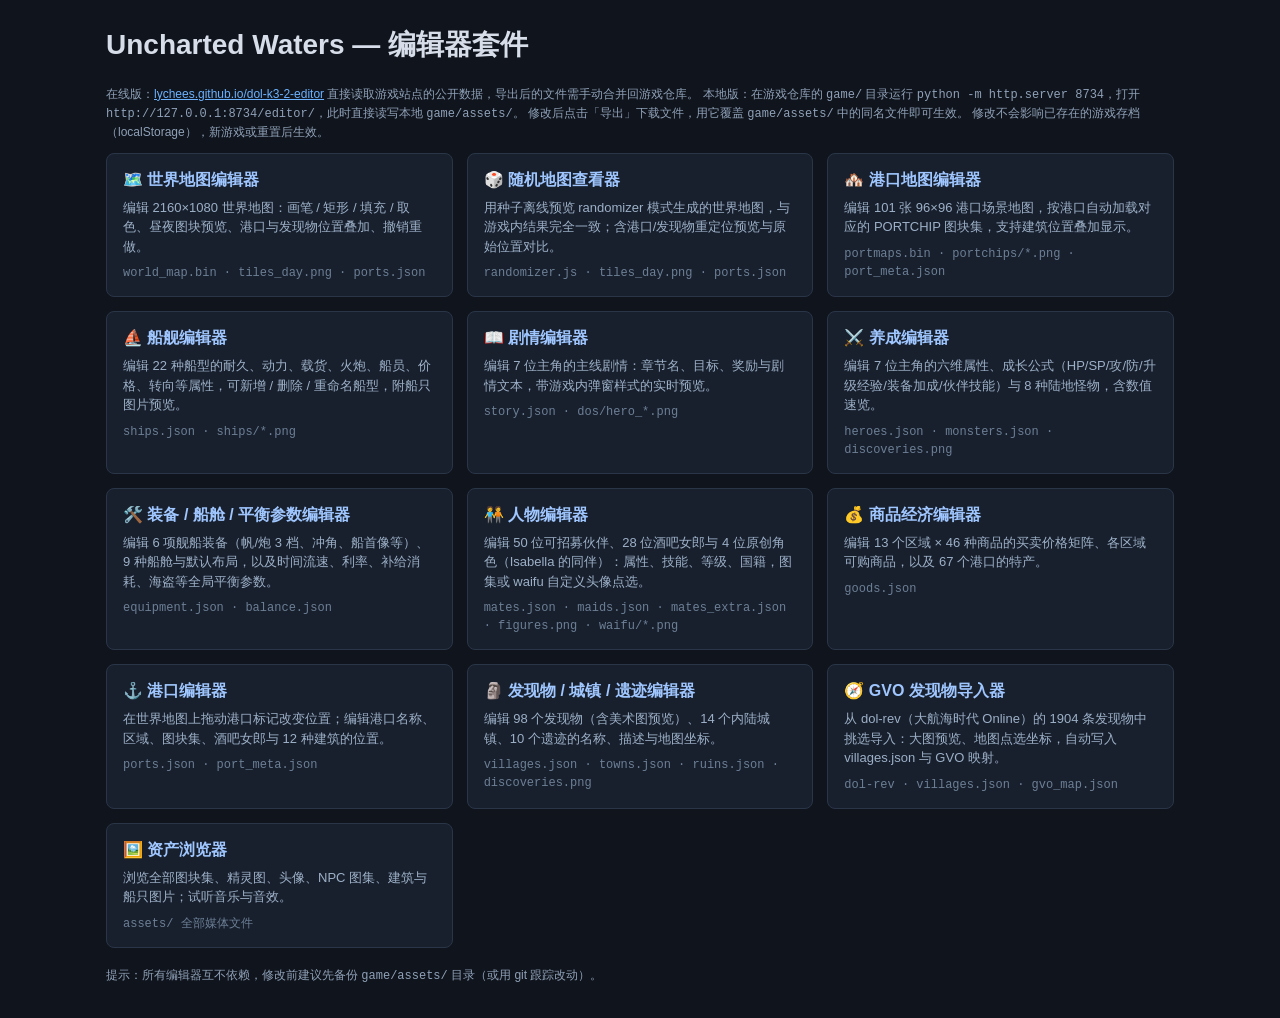
<file: index.html>
<!DOCTYPE html>
<html lang="zh-CN">
<head>
<meta charset="utf-8">
<title>UW 编辑器套件</title>
<meta http-equiv="refresh" content="0; url=editor/">
</head>
<body>
<p>跳转到 <a href="editor/">编辑器套件</a>…</p>
</body>
</html>
</file>
<file: editor/css/editor.css>
/* editor.css — shared style for the UW editor suite */
* { box-sizing: border-box; }
html, body { margin: 0; padding: 0; }
body {
  background: #10141c;
  color: #d7dee9;
  font: 14px/1.5 "Segoe UI", "Microsoft YaHei", sans-serif;
}
a { color: #6cb2ff; }

.ed-header {
  display: flex; align-items: baseline; gap: 16px;
  padding: 10px 16px;
  background: #18202e;
  border-bottom: 1px solid #2a3648;
  position: sticky; top: 0; z-index: 50;
}
.ed-header h1 { font-size: 18px; margin: 0; }
.ed-home { text-decoration: none; white-space: nowrap; }
.ed-sub { color: #8fa1b8; font-size: 13px; }

.ed-toolbar {
  display: flex; flex-wrap: wrap; align-items: center; gap: 8px;
  padding: 8px 16px;
  background: #141b27;
  border-bottom: 1px solid #263143;
}
.ed-toolbar .spacer { flex: 1; }
.ed-main { display: flex; min-height: calc(100vh - 100px); }
.ed-side {
  width: 300px; flex: none; overflow-y: auto;
  padding: 12px;
  background: #141b27;
  border-right: 1px solid #263143;
}
.ed-canvas-wrap {
  flex: 1; overflow: hidden; position: relative;
  background: #0b0f16;
}
canvas.ed-canvas { position: absolute; image-rendering: pixelated; cursor: crosshair; }

button, select, input[type="text"], input[type="number"] {
  background: #1f2a3b; color: #d7dee9;
  border: 1px solid #35455c; border-radius: 4px;
  padding: 4px 10px; font: inherit;
}
button { cursor: pointer; }
button:hover { background: #2a3a52; }
button.active { background: #2f5e96; border-color: #4f8fd0; }
button.danger { border-color: #8a3a3a; }
button.danger:hover { background: #5c2626; }
input[type="number"] { width: 80px; }
label { display: inline-flex; align-items: center; gap: 4px; }

table.ed-table { border-collapse: collapse; width: 100%; }
table.ed-table th, table.ed-table td {
  border: 1px solid #2a3648; padding: 4px 8px; text-align: left;
}
table.ed-table th { background: #1c2635; position: sticky; top: 0; }
table.ed-table tr:hover td { background: #1a2332; }
table.ed-table tr.selected td { background: #24405f; }
table.ed-table input { width: 100%; }

.ed-list { display: flex; flex-direction: column; gap: 2px; }
.ed-list .item {
  padding: 4px 8px; border-radius: 4px; cursor: pointer;
  white-space: nowrap; overflow: hidden; text-overflow: ellipsis;
}
.ed-list .item:hover { background: #1f2a3b; }
.ed-list .item.selected { background: #2f5e96; }

.ed-form { display: grid; grid-template-columns: auto 1fr; gap: 6px 10px; align-items: center; }
.ed-form label { color: #9db0c7; }

.hint { color: #8fa1b8; font-size: 12px; }

#uw-toast {
  position: fixed; left: 50%; bottom: 32px; transform: translateX(-50%);
  background: #24405f; color: #fff; padding: 8px 18px; border-radius: 6px;
  opacity: 0; pointer-events: none; transition: opacity .25s; z-index: 999;
}
#uw-toast.show { opacity: 1; }

/* hub page */
.hub { max-width: 1100px; margin: 0 auto; padding: 24px 16px; }
.hub h1 { margin-top: 0; }
.hub-grid {
  display: grid; gap: 14px;
  grid-template-columns: repeat(auto-fill, minmax(300px, 1fr));
}
.hub-card {
  display: block; text-decoration: none; color: inherit;
  background: #18202e; border: 1px solid #2a3648; border-radius: 8px;
  padding: 14px 16px;
}
.hub-card:hover { border-color: #4f8fd0; background: #1c2739; }
.hub-card h2 { margin: 0 0 6px; font-size: 16px; color: #9fc6ff; }
.hub-card p { margin: 0; color: #9db0c7; font-size: 13px; }
.hub-card .files { margin-top: 8px; font-size: 12px; color: #6d7f95; font-family: monospace; }
</file>
